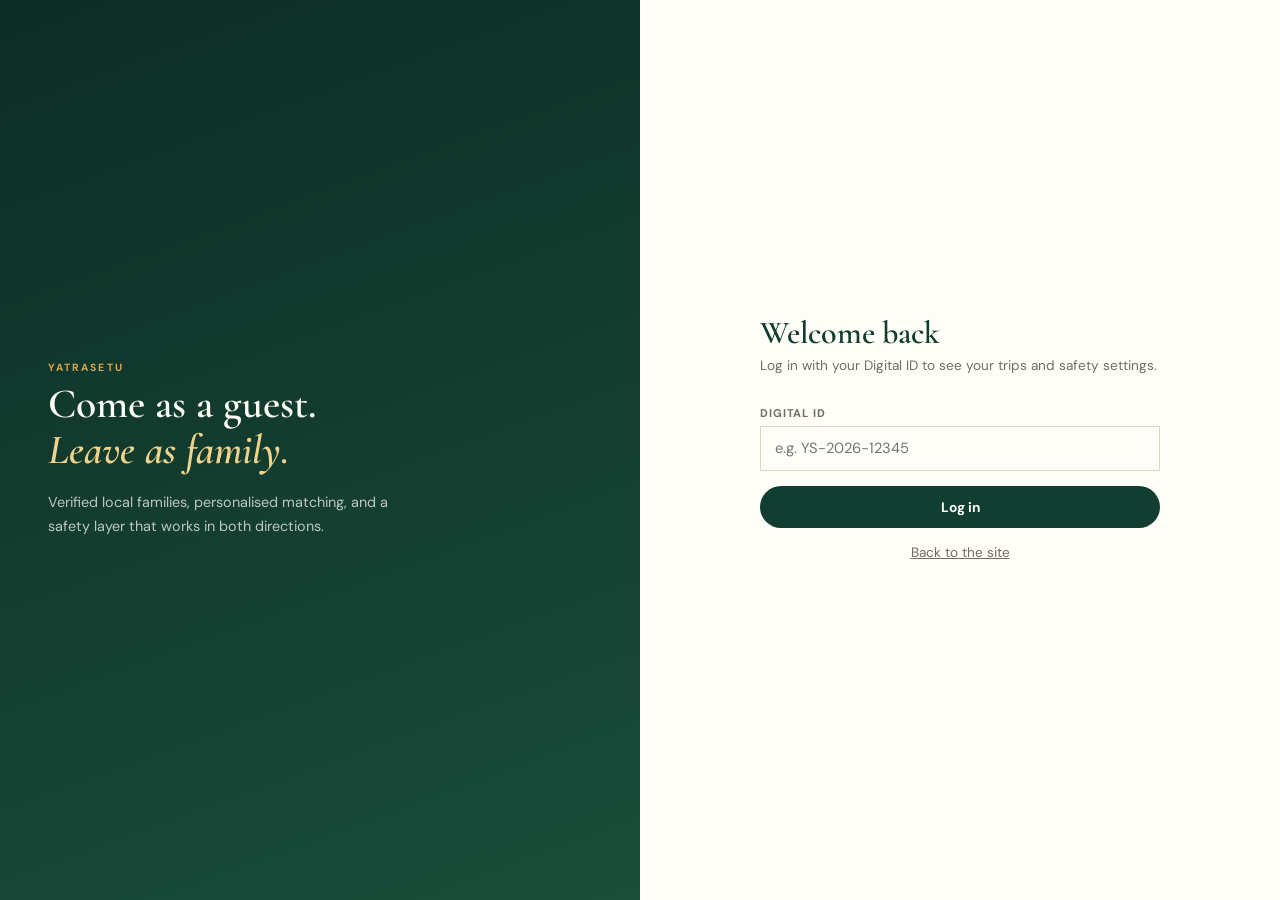
<file: frontend/dashboard.html>
<!DOCTYPE html>
<html lang="en">
<head>
<meta charset="UTF-8"/>
<meta name="viewport" content="width=device-width, initial-scale=1.0"/>
<title>Dashboard — YatraSetu</title>
<link href="https://fonts.googleapis.com/css2?family=Cormorant+Garamond:ital,wght@0,600;1,600&family=DM+Sans:wght@400;500;700&display=swap" rel="stylesheet"/>
<link rel="stylesheet" href="css/app.css"/>
</head>
<body>
<div id="nav"></div>

<main class="page">
  <div class="page-head">
    <div class="eyebrow">Dashboard</div>
    <h1 id="greeting">Dashboard</h1>
    <p id="roleLine"></p>
  </div>

  <!-- Traveller / host switch. One account can be both. -->
  <div class="tabs" style="max-width:340px">
    <button id="tabTrav" onclick="switchRole('traveller')">Traveller view</button>
    <button id="tabHost" onclick="switchRole('host')">Host view</button>
  </div>

  <!-- ============ TRAVELLER ============ -->
  <section id="travellerView">
    <div class="grid three" id="statCards"></div>

    <h2 class="section-title">Your upcoming trips</h2>
    <div class="stack" id="tripList"><div class="loading">Loading…</div></div>

    <h2 class="section-title">Safety status</h2>
    <div class="grid two">
      <div class="card">
        <h3>Emergency contacts</h3>
        <p class="sub" id="contactCount">Checking…</p>
        <a class="btn-outline" style="margin-top:.8rem;display:inline-block" href="emergency.html">Manage contacts</a>
      </div>
      <div class="card">
        <h3>Report an incident</h3>
        <p class="sub">Something unsafe on a trip? File a report so other travellers and the local team see it.</p>
        <a class="btn-outline" style="margin-top:.8rem;display:inline-block" href="safety.html">Open safety centre</a>
      </div>
    </div>
  </section>

  <!-- ============ HOST ============ -->
  <section id="hostView" style="display:none">
    <div class="grid three" id="hostStats"></div>
    <h2 class="section-title">Incoming requests</h2>
    <div class="stack" id="requestList"><div class="loading">Loading…</div></div>
  </section>
</main>

<script src="js/config.js"></script>
<script src="js/mock.js"></script>
<script src="js/session.js"></script>
<script src="js/api.js"></script>
<script>
UI.demoBanner();
if (Session.requireLogin()) init();

function init() {
  document.getElementById('nav').innerHTML = UI.header('dashboard.html');
  const user = Session.getUser();
  document.getElementById('greeting').textContent = 'Hello, ' + (user.name || 'traveller');
  switchRole(user.role || 'traveller');
}

function switchRole(role) {
  Session.setRole(role);
  const isHost = role === 'host';
  document.getElementById('tabTrav').classList.toggle('on', !isHost);
  document.getElementById('tabHost').classList.toggle('on', isHost);
  document.getElementById('travellerView').style.display = isHost ? 'none' : 'block';
  document.getElementById('hostView').style.display = isHost ? 'block' : 'none';
  document.getElementById('roleLine').textContent = isHost
    ? 'Requests from travellers who want to join your experiences.'
    : 'Your bookings, safety status and upcoming journeys.';
  const pill = document.getElementById('rolePill');
  if (pill) pill.textContent = role;

  isHost ? loadHost() : loadTraveller();
}

/* ---------- traveller ---------- */
async function loadTraveller() {
  const list = document.getElementById('tripList');
  try {
    const trips = await api.trips.list();
    const upcoming = trips.filter(t => t.status !== 'completed');

    document.getElementById('statCards').innerHTML = `
      <div class="card"><h3>${upcoming.length}</h3><div class="sub">Upcoming trips</div></div>
      <div class="card"><h3>${trips.filter(t => t.status === 'completed').length}</h3><div class="sub">Completed</div></div>
      <div class="card"><h3>${new Set(trips.map(t => t.city)).size}</h3><div class="sub">Places visited</div></div>`;

    list.innerHTML = upcoming.length
      ? upcoming.map(tripCard).join('')
      : '<div class="empty">No upcoming trips yet. <a href="trips.html" style="text-decoration:underline">Browse destinations</a></div>';
  } catch (err) { UI.error(list, err); }

  try {
    const contacts = await api.emergency.listContacts();
    document.getElementById('contactCount').textContent =
      contacts.length ? contacts.length + ' contact(s) saved.' : 'No emergency contact added yet.';
  } catch (err) {
    document.getElementById('contactCount').textContent = 'Could not load contacts.';
  }
}

function tripCard(t) {
  const cls = t.status === 'confirmed' ? 'ok' : t.status === 'pending' ? 'warn' : 'done';
  return `<div class="card card-row">
    <div class="grow">
      <h3>${t.title}</h3>
      <div class="sub">${t.city} · host ${t.host} · ${t.date} · ${t.guests} guest(s)</div>
    </div>
    <span class="tag ${cls}">${t.status}</span>
    <a class="btn-outline" href="trips.html">View</a>
  </div>`;
}

/* ---------- host ---------- */
async function loadHost() {
  const list = document.getElementById('requestList');
  try {
    const reqs = await api.hosts.requests();
    document.getElementById('hostStats').innerHTML = `
      <div class="card"><h3>${reqs.filter(r => r.status === 'pending').length}</h3><div class="sub">Pending requests</div></div>
      <div class="card"><h3>${reqs.reduce((n, r) => n + r.guests, 0)}</h3><div class="sub">Guests requested</div></div>
      <div class="card"><h3>${Math.round(reqs.reduce((n, r) => n + r.match, 0) / (reqs.length || 1))}%</h3><div class="sub">Average match</div></div>`;

    list.innerHTML = reqs.length
      ? reqs.map(r => `<div class="card card-row" id="req-${r.id}">
          <div class="grow">
            <h3>${r.traveller} <span class="tag">${r.match}% match</span></h3>
            <div class="sub">${r.from} · ${r.date} · ${r.guests} guest(s)</div>
          </div>
          <button class="btn-outline" onclick="respond('${r.id}', false, this)">Decline</button>
          <button class="btn-solid" onclick="respond('${r.id}', true, this)">Accept</button>
        </div>`).join('')
      : '<div class="empty">No requests right now.</div>';
  } catch (err) { UI.error(list, err); }
}

async function respond(id, accepted, btn) {
  UI.busy(btn, true, 'Sending…');
  try {
    await api.hosts.respond(id, accepted);
    const row = document.getElementById('req-' + id);
    row.querySelectorAll('button').forEach(b => b.remove());
    row.insertAdjacentHTML('beforeend',
      `<span class="tag ${accepted ? 'ok' : 'done'}">${accepted ? 'accepted' : 'declined'}</span>`);
    UI.toast(accepted ? 'Request accepted.' : 'Request declined.', 'ok');
  } catch (err) {
    UI.busy(btn, false);
    UI.toast(err.message, 'alert');
  }
}
</script>
</body>
</html>
</file>
<file: frontend/css/app.css>
/* ============================================================
   app.css — styling for the NEW app pages only.
   index.html keeps its own styles and is untouched.
   Colours and fonts copied from index.html so it all matches.
   ============================================================ */

:root{
  --green:#123d31; --deep:#0c2d25; --cream:#f4ead8; --gold:#d9a74c;
  --white:#fffdf7; --muted:#716d63; --line:#dfd4c1; --red:#b8412f; --blue:#3d6b93;
  --ok:#22c55e;
  --fd:'Cormorant Garamond',Georgia,serif;
  --fb:'DM Sans',system-ui,sans-serif;
}
*,*::before,*::after{box-sizing:border-box;margin:0;padding:0}
body{font-family:var(--fb);background:var(--cream);color:var(--green);-webkit-font-smoothing:antialiased}
a{text-decoration:none;color:inherit}
button{font-family:var(--fb);cursor:pointer;border:none;background:none;color:inherit}
input,select,textarea{font-family:var(--fb)}
:focus-visible{outline:2px solid var(--gold);outline-offset:2px}

/* ---------- demo banner ---------- */
.demo-banner{background:#fef3c7;color:#7c5a12;font-size:.78rem;padding:.55rem 1rem;text-align:center;border-bottom:1px solid #f0d999}
.demo-banner code{background:#00000010;padding:.05rem .3rem;font-size:.74rem}

/* ---------- header ---------- */
.app-nav{display:flex;align-items:center;gap:1.5rem;padding:0 1.5rem;height:62px;background:var(--deep);color:var(--white);flex-wrap:wrap}
.app-brand{font-family:var(--fd);font-size:1.3rem;font-weight:600}
.app-nav nav{display:flex;gap:.2rem;margin-right:auto;flex-wrap:wrap}
.app-nav nav a{padding:.4rem .75rem;font-size:.83rem;color:rgba(255,253,247,.72);border-radius:99px}
.app-nav nav a:hover{color:var(--white)}
.app-nav nav a.on{color:var(--deep);background:var(--gold);font-weight:700}
.app-nav-right{display:flex;align-items:center;gap:.6rem}
.role-pill{font-size:.68rem;font-weight:700;text-transform:uppercase;letter-spacing:.1em;background:rgba(255,255,255,.14);padding:.25rem .6rem;border-radius:99px}

/* ---------- layout ---------- */
.page{width:min(1100px,calc(100% - 2.5rem));margin:2.2rem auto 4rem}
.page-head{margin-bottom:1.6rem}
.page-head h1{font-family:var(--fd);font-size:clamp(1.8rem,4vw,2.6rem);font-weight:600;line-height:1.1}
.page-head p{color:var(--muted);font-size:.9rem;margin-top:.4rem;max-width:60ch;line-height:1.6}
.eyebrow{font-size:.65rem;font-weight:700;letter-spacing:.2em;text-transform:uppercase;color:var(--gold);margin-bottom:.5rem}
.grid{display:grid;gap:1rem}
.grid.two{grid-template-columns:1fr 1fr}
.grid.three{grid-template-columns:repeat(3,1fr)}
.grid.auto{grid-template-columns:repeat(auto-fill,minmax(250px,1fr))}
.stack{display:flex;flex-direction:column;gap:.8rem}

/* ---------- cards ---------- */
.card{background:var(--white);border:1px solid var(--line);padding:1.15rem}
.card h3{font-family:var(--fd);font-size:1.2rem;font-weight:600;margin-bottom:.25rem}
.card .sub{font-size:.78rem;color:var(--muted)}
.card-row{display:flex;align-items:center;gap:1rem;flex-wrap:wrap}
.card-row .grow{flex:1;min-width:180px}
.section-title{font-family:var(--fd);font-size:1.3rem;font-weight:600;margin:2rem 0 .8rem;padding-bottom:.5rem;border-bottom:1px solid var(--line)}

/* ---------- pills / badges ---------- */
.tag{display:inline-block;padding:.2rem .6rem;font-size:.68rem;font-weight:700;letter-spacing:.04em;border-radius:99px;background:var(--cream);color:var(--green)}
.tag.ok{background:#dcfce7;color:#15803d}
.tag.warn{background:#fef3c7;color:#92400e}
.tag.done{background:#e5e7eb;color:#4b5563}
.tag.high{background:#fee2e2;color:#991b1b}

/* ---------- forms ---------- */
.field{margin-bottom:.95rem}
.field label{display:block;font-size:.7rem;font-weight:700;letter-spacing:.08em;text-transform:uppercase;color:var(--muted);margin-bottom:.35rem}
.field input,.field select,.field textarea{width:100%;padding:.72rem .9rem;border:1.5px solid var(--line);background:var(--white);font-size:.92rem;color:var(--green);outline:none;transition:border-color .2s}
.field input:focus,.field select:focus,.field textarea:focus{border-color:var(--gold)}
.field textarea{resize:vertical;min-height:90px}
.field .hint{font-size:.72rem;color:var(--muted);margin-top:.3rem}
.field.invalid input,.field.invalid select,.field.invalid textarea{border-color:var(--red)}
.field .err{font-size:.72rem;color:var(--red);margin-top:.3rem;display:none}
.field.invalid .err{display:block}

.btn-solid{display:inline-flex;align-items:center;justify-content:center;gap:.4rem;padding:.75rem 1.4rem;background:var(--green);color:var(--white);font-weight:700;font-size:.86rem;border-radius:99px;transition:background .2s,transform .2s}
.btn-solid:hover{background:#1a5c46;transform:translateY(-1px)}
.btn-solid:disabled{opacity:.6;cursor:default;transform:none}
.btn-gold{background:var(--gold);color:var(--deep)}
.btn-gold:hover{background:#e8b85d}
.btn-ghost{padding:.5rem 1rem;border:1.5px solid rgba(255,255,255,.35);border-radius:99px;font-size:.78rem;font-weight:700}
.btn-outline{padding:.6rem 1.1rem;border:1.5px solid var(--line);border-radius:99px;font-size:.8rem;font-weight:700;background:var(--white)}
.btn-outline:hover{border-color:var(--gold)}
.btn-danger{background:var(--red);color:#fff}
.btn-danger:hover{background:#9c3526}
.btn-full{width:100%}

/* ---------- tabs / toggles ---------- */
.tabs{display:flex;gap:.4rem;margin-bottom:1.2rem}
.tabs button{flex:1;padding:.65rem;border:1.5px solid var(--line);background:var(--white);font-size:.85rem;font-weight:700;color:var(--muted)}
.tabs button.on{background:var(--green);border-color:var(--green);color:var(--white)}

/* ---------- states ---------- */
.empty{padding:2rem;text-align:center;color:var(--muted);font-size:.86rem;background:var(--white);border:1px dashed var(--line)}
.empty.error{color:var(--red);border-color:#f0c0b8;background:#fff5f3}
.loading{padding:2rem;text-align:center;color:var(--muted);font-size:.85rem}

/* ---------- auth page ---------- */
.auth-wrap{min-height:100vh;display:grid;grid-template-columns:1fr 1fr}
.auth-visual{background:linear-gradient(160deg,var(--deep),#1a4d3a);color:var(--white);padding:3rem;display:flex;flex-direction:column;justify-content:center}
.auth-visual h2{font-family:var(--fd);font-size:2.6rem;font-weight:600;line-height:1.1;margin-bottom:1rem}
.auth-visual h2 em{font-style:italic;color:#f0d38b}
.auth-visual p{color:rgba(255,253,247,.72);line-height:1.7;font-size:.9rem;max-width:38ch}
.auth-form{display:flex;align-items:center;justify-content:center;padding:2.5rem 1.5rem;background:var(--white)}
.auth-box{width:min(400px,100%)}
.auth-box h1{font-family:var(--fd);font-size:2rem;font-weight:600;margin-bottom:.3rem}
.auth-box .sub{color:var(--muted);font-size:.85rem;margin-bottom:1.6rem}
.role-choice{display:flex;gap:.5rem;margin-bottom:1rem}
.role-choice button{flex:1;padding:.8rem;border:1.5px solid var(--line);background:var(--white);text-align:left}
.role-choice button.on{border-color:var(--green);background:var(--green);color:var(--white)}
.role-choice b{display:block;font-size:.85rem}
.role-choice span{font-size:.7rem;opacity:.75}

/* ---------- SOS ---------- */
.sos-btn{width:100%;padding:1.4rem;background:var(--red);color:#fff;font-size:1.05rem;font-weight:700;letter-spacing:.02em}
.sos-btn:hover{background:#9c3526}
.sos-note{font-size:.7rem;color:var(--muted);text-align:center;margin-top:.5rem;font-family:monospace}
.helpline{display:flex;justify-content:space-between;align-items:center;padding:.7rem 0;border-bottom:1px solid var(--line);font-size:.86rem}
.helpline:last-child{border-bottom:none}
.helpline a{font-weight:700;color:var(--red)}
#miniMap{height:260px;border:1px solid var(--line);background:#e4eeea}

/* ---------- toast ---------- */
#ys-toast{position:fixed;left:50%;bottom:1.5rem;transform:translateX(-50%) translateY(12px);background:var(--green);color:var(--white);padding:.8rem 1.3rem;font-size:.85rem;box-shadow:0 12px 40px rgba(18,61,49,.3);opacity:0;pointer-events:none;transition:opacity .3s,transform .3s;z-index:999;max-width:calc(100vw - 2rem);text-align:center}
#ys-toast.show{opacity:1;transform:translateX(-50%)}
#ys-toast.alert{background:var(--red)}
#ys-toast.ok{background:#15803d}

/* ---------- responsive ---------- */
@media(max-width:820px){
  .grid.two,.grid.three{grid-template-columns:1fr}
  .auth-wrap{grid-template-columns:1fr}
  .auth-visual{display:none}
}
@media(max-width:560px){
  .app-nav{height:auto;padding:.7rem 1rem;gap:.7rem}
  .app-nav nav{width:100%;order:3}
  .page{width:calc(100% - 1.6rem);margin-top:1.4rem}
  .role-choice{flex-direction:column}
}
</file>
